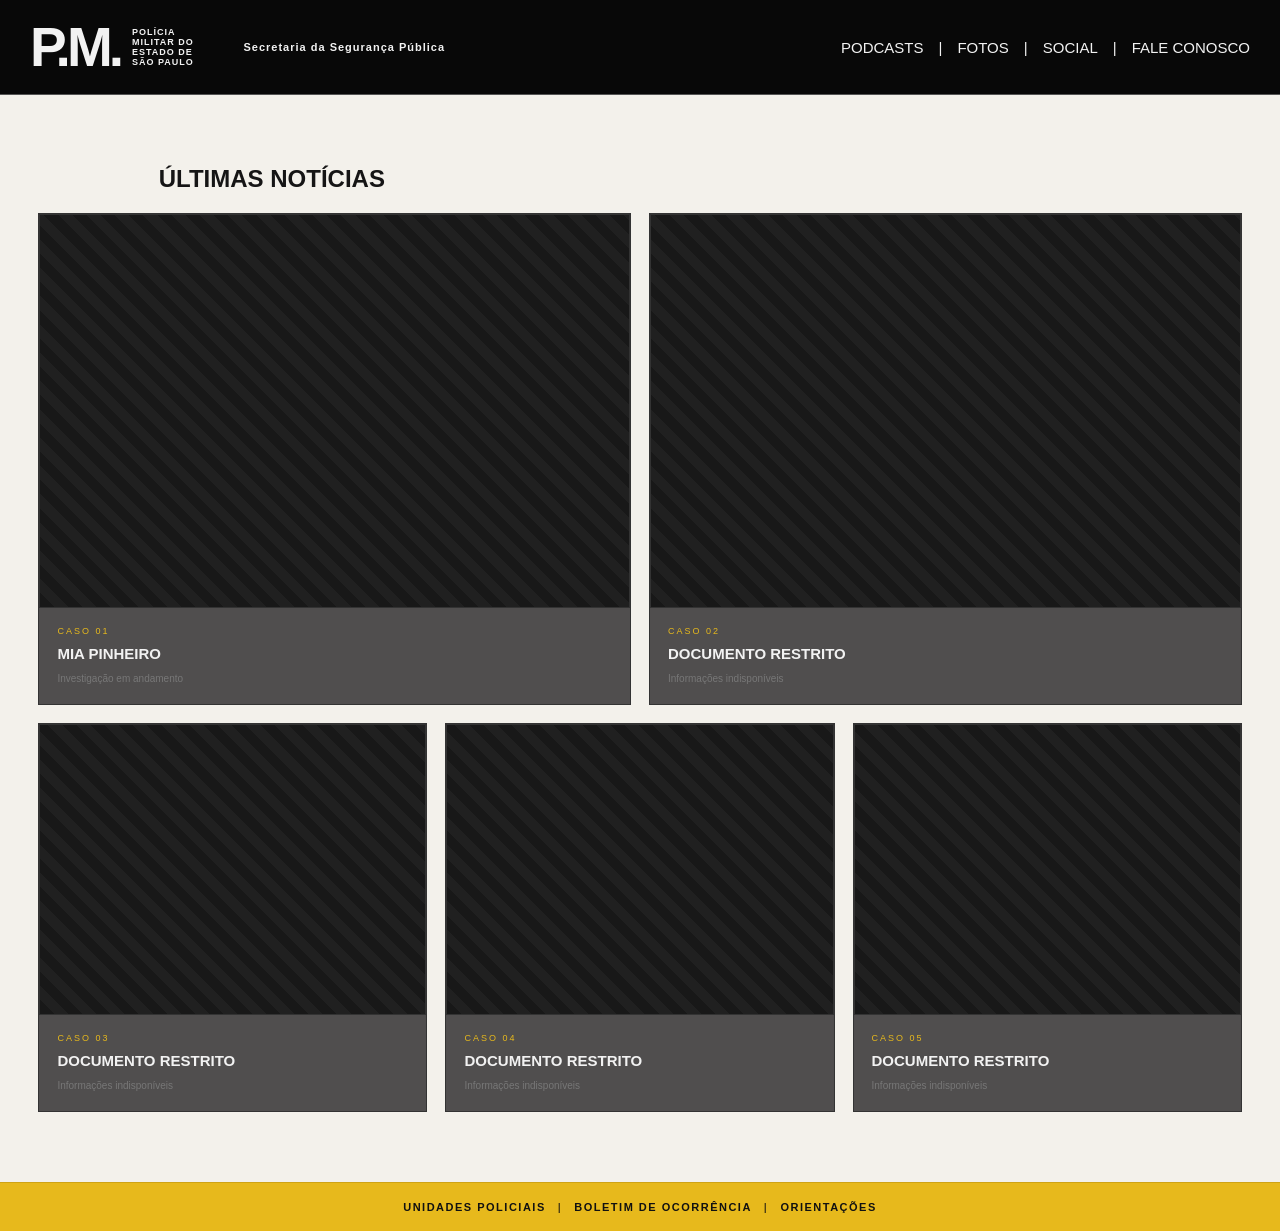
<file: index.html>
<!DOCTYPE html>
<html lang="pt-BR">

<head>
    <meta charset="UTF-8">

    <meta
        name="viewport"
        content="width=device-width, initial-scale=1.0"
    >

    <title>Polícia Militar | Últimas Notícias</title>

    <link
        rel="stylesheet"
        href="css/style.css"
    >
</head>

<body>

    <!-- =====================================
         CABEÇALHO
         ===================================== -->

    <header class="topbar">

        <a
            href="index.html"
            class="brand"
        >

            <span class="brand-pm">
                P.M.
            </span>

            <span class="brand-name">
                POLÍCIA MILITAR DO<br>
                ESTADO DE SÃO PAULO

            </span>

            <span class="brand-owner">
                Secretaria da Segurança Pública
            </span>

        </a>


        <!-- =================================
             MENU PRINCIPAL
             ================================= -->

        <nav class="main-nav">

            <a
                href="pages/404.html"
            >
                PODCASTS
            </a>


            <a>
                |
            </a>


            <a href="pages/404.html"
            >
                FOTOS
            </a>


            <a>
                |
            </a>


            <a
                href="pages/404.html"
            >
                SOCIAL
            </a>


            <a>
                |
            </a>


            <a
                href="pages/404.html"
            >
                FALE CONOSCO
            </a>

        </nav>

    </header>


    <!-- =====================================
         CONTEÚDO PRINCIPAL
         ===================================== -->

    <main>


        <!-- =================================
             CASOS EM DESTAQUE
             ================================= -->

        <section
            id="noticias"
            class="cases-section"
        >

            <div class="section-heading">

                <h1>
                    ÚLTIMAS NOTÍCIAS
                </h1>

            </div>


            <div class="cases-grid">


                <!-- =================================
                     CASO 01
                     ================================= -->

                <article class="case-card">

                    <a
                        href="pages/mia.html"
                        class="case-link"
                    >

                        <div class="case-image">

                            <div class="image-placeholder">

                                <span class="placeholder-number">
                                    01
                                </span>

                                <span class="placeholder-text">
                                    FOTO
                                </span>

                            </div>

                        </div>


                        <div class="case-info">

                            <span class="case-label">
                                CASO 01
                            </span>

                            <h3>
                                MIA PINHEIRO
                            </h3>

                            <p>
                                Investigação em andamento
                            </p>

                        </div>

                    </a>

                </article>



                <!-- =================================
                     CASO 02
                     ================================= -->

                <article class="case-card">

                    <a
                        href="pages/404.html"
                        class="case-link"
                    >

                        <div class="case-image">

                            <div class="image-placeholder">

                                <span class="placeholder-number">
                                    02
                                </span>

                                <span class="placeholder-text">
                                    FOTO
                                </span>

                            </div>

                        </div>


                        <div class="case-info">

                            <span class="case-label">
                                CASO 02
                            </span>

                            <h3>
                                DOCUMENTO RESTRITO
                            </h3>

                            <p>
                                Informações indisponíveis
                            </p>

                        </div>

                    </a>

                </article>



                <!-- =================================
                     CASO 03
                     ================================= -->

                <article class="case-card">

                    <a
                        href="pages/404.html"
                        class="case-link"
                    >

                        <div class="case-image">

                            <div class="image-placeholder">

                                <span class="placeholder-number">
                                    03
                                </span>

                                <span class="placeholder-text">
                                    FOTO
                                </span>

                            </div>

                        </div>


                        <div class="case-info">

                            <span class="case-label">
                                CASO 03
                            </span>

                            <h3>
                                DOCUMENTO RESTRITO
                            </h3>

                            <p>
                                Informações indisponíveis
                            </p>

                        </div>

                    </a>

                </article>



                <!-- =================================
                     CASO 04
                     ================================= -->

                <article class="case-card">

                    <a
                        href="pages/404.html"
                        class="case-link"
                    >

                        <div class="case-image">

                            <div class="image-placeholder">

                                <span class="placeholder-number">
                                    04
                                </span>

                                <span class="placeholder-text">
                                    FOTO
                                </span>

                            </div>

                        </div>


                        <div class="case-info">

                            <span class="case-label">
                                CASO 04
                            </span>

                            <h3>
                                DOCUMENTO RESTRITO
                            </h3>

                            <p>
                                Informações indisponíveis
                            </p>

                        </div>

                    </a>

                </article>



                <!-- =================================
                     CASO 05
                     ================================= -->

                <article class="case-card">

                    <a
                        href="pages/404.html"
                        class="case-link"
                    >

                        <div class="case-image">

                            <div class="image-placeholder">

                                <span class="placeholder-number">
                                    05
                                </span>

                                <span class="placeholder-text">
                                    FOTO
                                </span>

                            </div>

                        </div>


                        <div class="case-info">

                            <span class="case-label">
                                CASO 05
                            </span>

                            <h3>
                                DOCUMENTO RESTRITO
                            </h3>

                            <p>
                                Informações indisponíveis
                            </p>

                        </div>

                    </a>

                </article>


            </div>

        </section>


    </main>



    <!-- =====================================
         RODAPÉ
         ===================================== -->

    <footer class="site-footer">
        <nav class="footer-nav" aria-label="Menu do rodapé">
            <a href="pages/404.html">UNIDADES POLICIAIS</a>
            <span>|</span>
            <a href="pages/404.html">BOLETIM DE OCORRÊNCIA</a>
            <span>|</span>
            <a href="pages/404.html">ORIENTAÇÕES</a>
        </nav>
    </footer>

    <script src="js/script.js"></script>

</body>

</html>
</file>
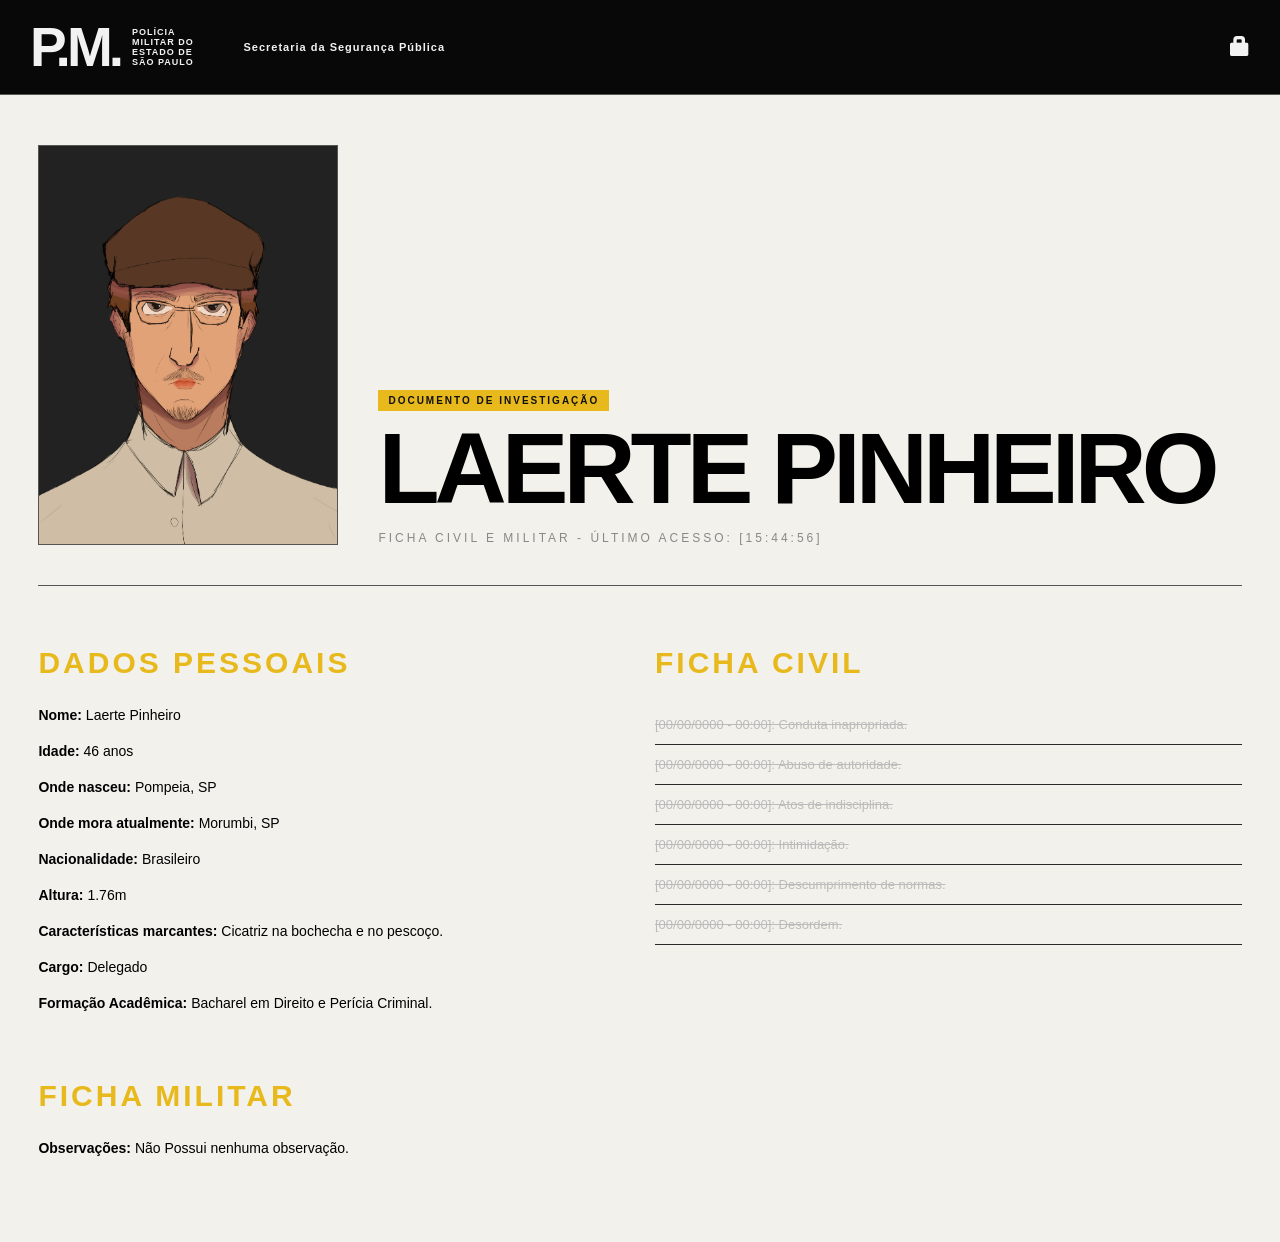
<file: pages/laerte.html>
<!DOCTYPE html>
<html lang="pt-BR">

<head>
    <meta charset="UTF-8">
    <meta name="viewport" content="width=device-width, initial-scale=1.0">

    <title>PM | Laerte Pinheiro</title>

    <link rel="stylesheet" href="../css/style.css">
</head>

<body>

    <header class="topbar">
        <a
            href="../index.html"
            class="brand"
        >
        
            <span class="brand-pm">
                P.M.
            </span>

            <span class="brand-name">
                POLÍCIA MILITAR DO<br>
                ESTADO DE SÃO PAULO

            </span>

            <span class="brand-owner">
                Secretaria da Segurança Pública
            </span>

        </a>
        

        <nav>
            <a href="login.html">
                <i class="icons lock-icon"></i>
            </a>
        </nav>

    </header>


    <main class="case-page">

        <section class="case-header">

            <div class="case-photo">
                <img
                    src="../assets/images/Laerte-Cabeca_3x4-Colorido.jpg"
                    alt="Fotografia de Laerte Pinheiro"
                >
            </div>

            <div class="case-title">

                <span class="classified">
                    DOCUMENTO DE INVESTIGAÇÃO
                </span>

                <h1>LAERTE PINHEIRO</h1>

                <p id="current-time">
                    FICHA CIVIL E MILITAR 
                </p>

            </div>

        </section>


        <section class="case-content">

            <article class="profile">

                <h2>DADOS PESSOAIS</h2>

                <p>
                    <strong>Nome:</strong>
                    Laerte Pinheiro
                </p>

                <p>
                    <strong>Idade:</strong>
                    46 anos
                </p>

                <p>
                    <strong>Onde nasceu:</strong>
                    Pompeia, SP
                </p>

                <p>
                    <strong>Onde mora atualmente:</strong>
                    Morumbi, SP
                </p>

                <p>
                    <strong>Nacionalidade:</strong>
                    Brasileiro
                </p>

                <p>
                    <strong>Altura:</strong>
                    1.76m
                </p>

                <p>
                    <strong>Características marcantes:</strong>
                    Cicatriz na bochecha e no pescoço.
                </p>

                <p>
                    <strong>Cargo:</strong>
                    Delegado
                </p>

                <p>
                    <strong>Formação Acadêmica:</strong>
                    Bacharel em Direito e Perícia Criminal.
                </p>

            </article>


            <article class="civil-record">

                <h2>FICHA CIVIL</h2>

                <ul>

                    <li>
                        [00/00/0000 - 00:00]:
                        Conduta inapropriada.
                    </li>

                    <li>
                        [00/00/0000 - 00:00]:
                        Abuso de autoridade.
                    </li>

                    <li>
                        [00/00/0000 - 00:00]:
                        Atos de indisciplina.
                    </li>

                    <li>
                        [00/00/0000 - 00:00]:
                        Intimidação.
                    </li>

                    <li>
                        [00/00/0000 - 00:00]:
                        Descumprimento de normas.
                    </li>

                    <li>
                        [00/00/0000 - 00:00]:
                        Desordem.
                    </li>

                </ul>

            </article>


            <article class="military-record">

                <h2>FICHA MILITAR</h2>

                <p>
                    <strong>Observações:</strong>
                    Não Possui nenhuma observação.
                </p>

            </article>


            <!---<section class="system-access">

                <h2>ACESSO AO SISTEMA</h2>

                <p>
                    <strong>Acesso ao Sistema:</strong>
                    <span id="currentDate"></span>
                </p>

                <div class="access-fields">

                    <label>
                        ID
                        <input type="text">
                    </label>

                    <label>
                        SENHA
                        <input type="password">
                    </label>

                </div>

            </section> --->

        </section>

    </main>

    <script src="../js/script.js"></script>

</body>

</html>
```
</file>
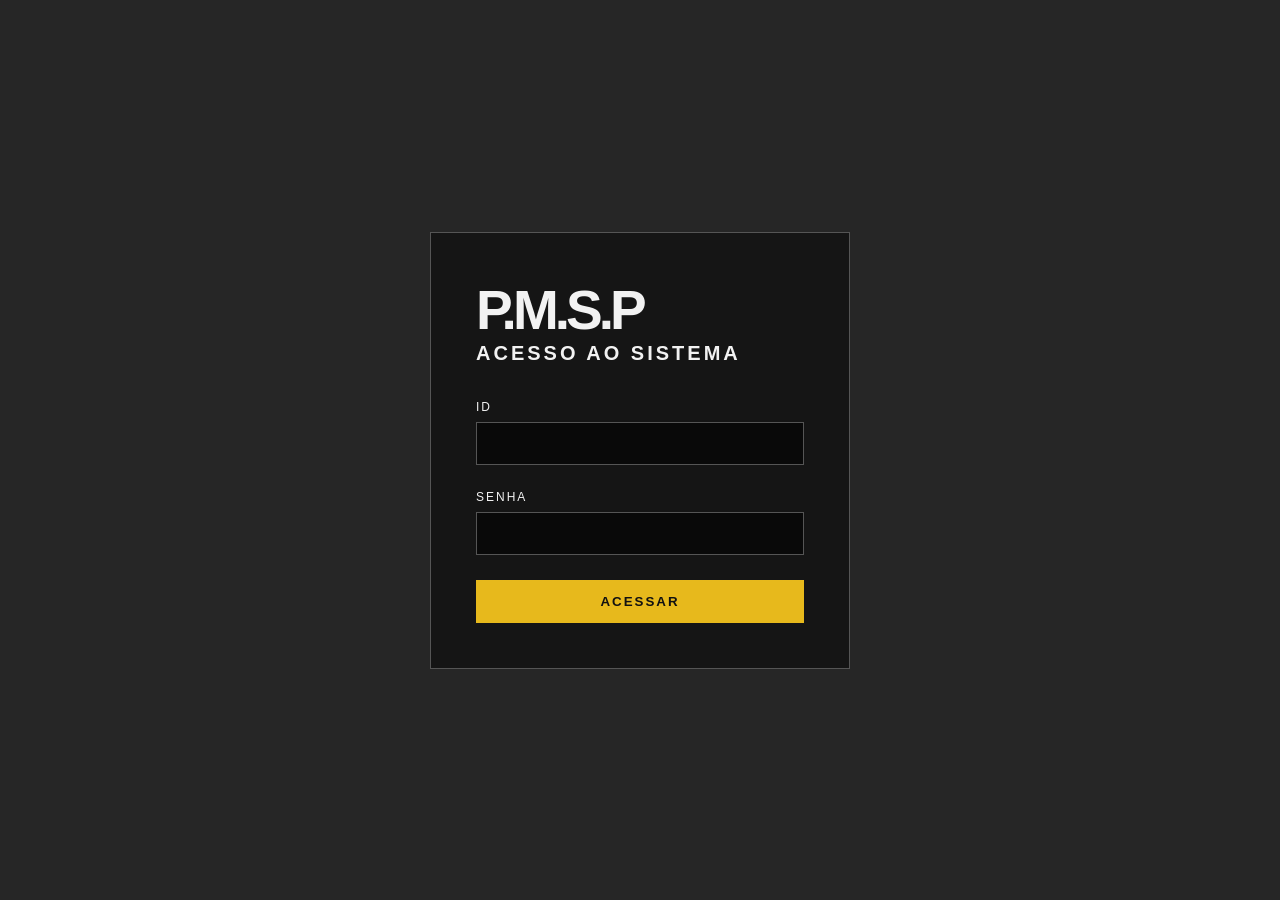
<file: pages/login.html>
<!DOCTYPE html>
<html lang="pt-BR">

<head>
    <meta charset="UTF-8">
    <meta name="viewport" content="width=device-width, initial-scale=1.0">

    <title>PM | Acesso ao Sistema</title>

    <link rel="stylesheet" href="../css/style.css">
</head>

<body class="login-page">

    <main class="login-container">

        <section class="login-box">

             <span class="brand-pm">
                P.M.S.P
            </span>

            <h1>ACESSO AO SISTEMA</h1>

            <form id="loginForm">

                <div class="input-group">
                    <label for="id">ID</label>
                    <input
                        type="text"
                        id="id"
                        name="id"
                        autocomplete="off"
                    >
                </div>

                <div class="input-group">
                    <label for="senha">SENHA</label>
                    <input
                        type="password"
                        id="senha"
                        name="senha"
                    >
                </div>

                <button type="submit" onClick="onAcess(event)">
                    ACESSAR
                </button>

            </form>

            <p id="login-error" class="login-error">
                ID ou senha incorretos.
            </p>

        </section>

    </main>

    <script src="../js/script.js"></script>

</body>

</html>
</file>
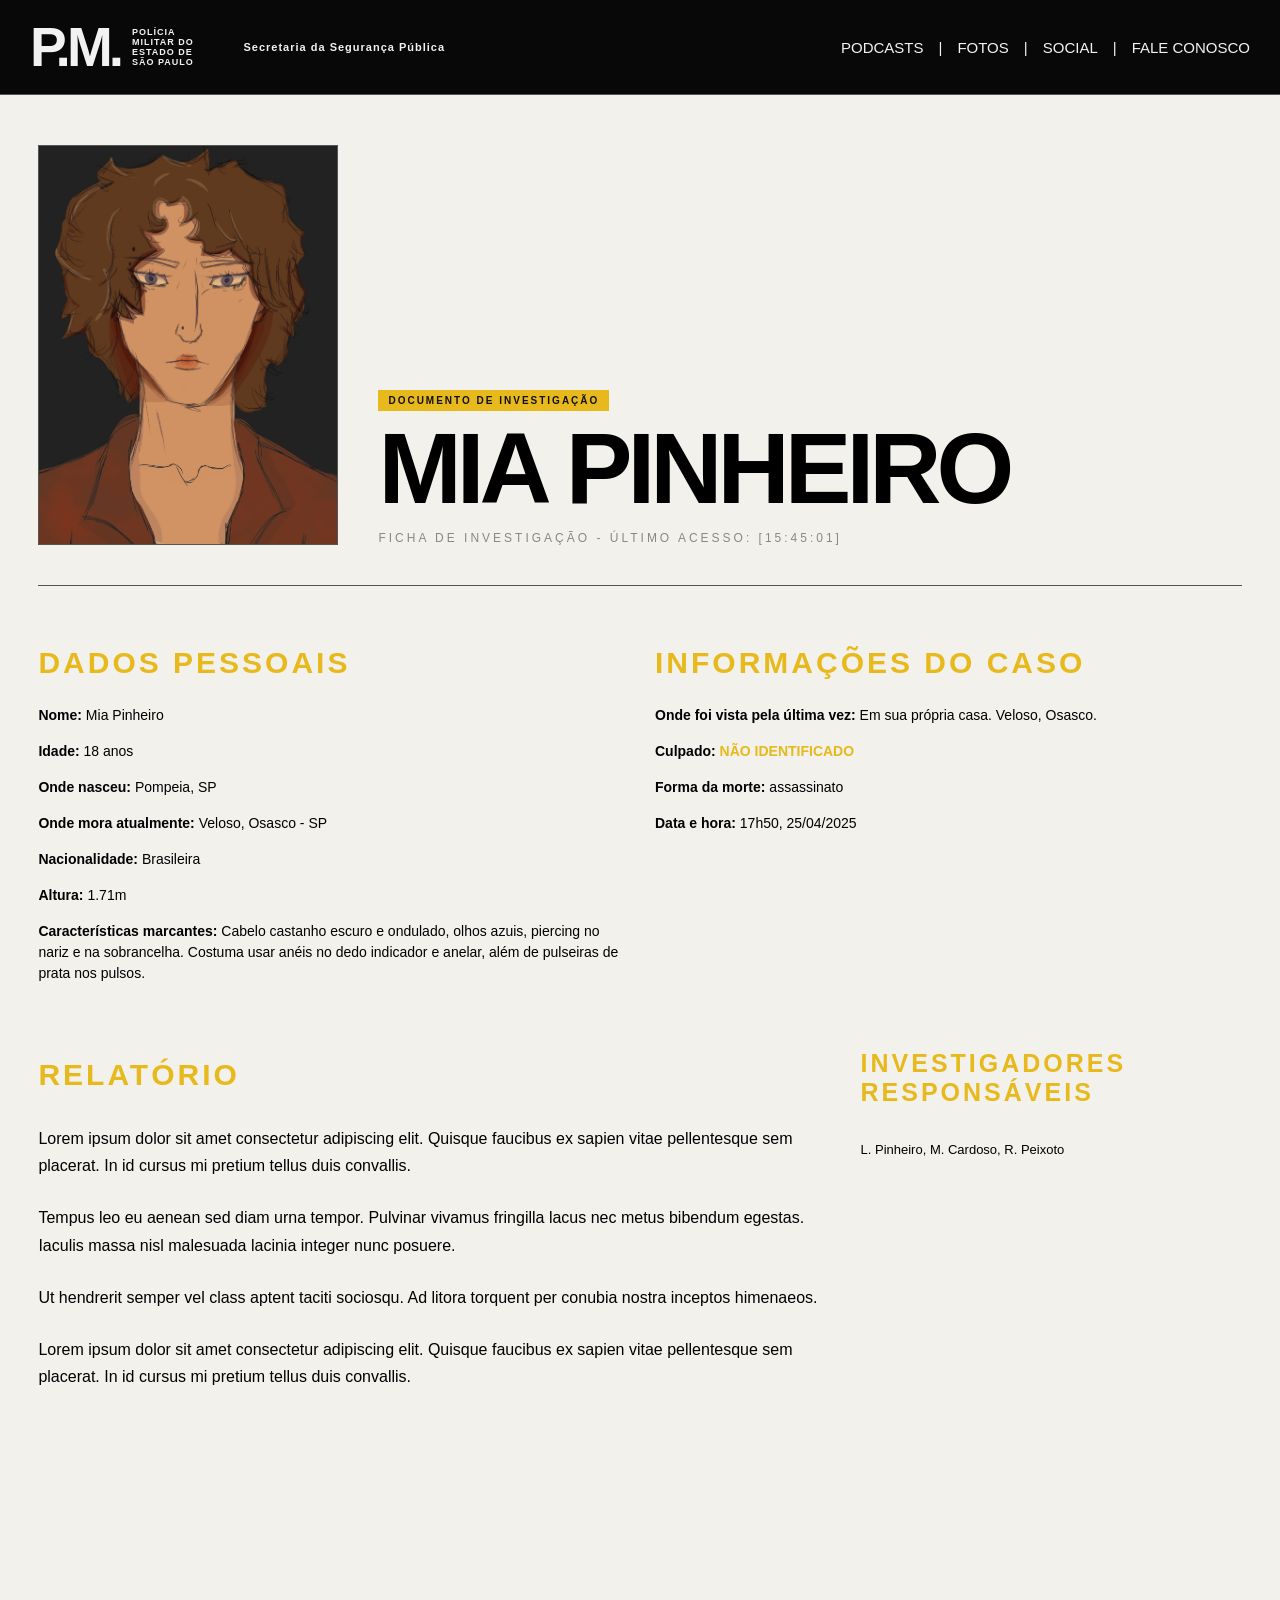
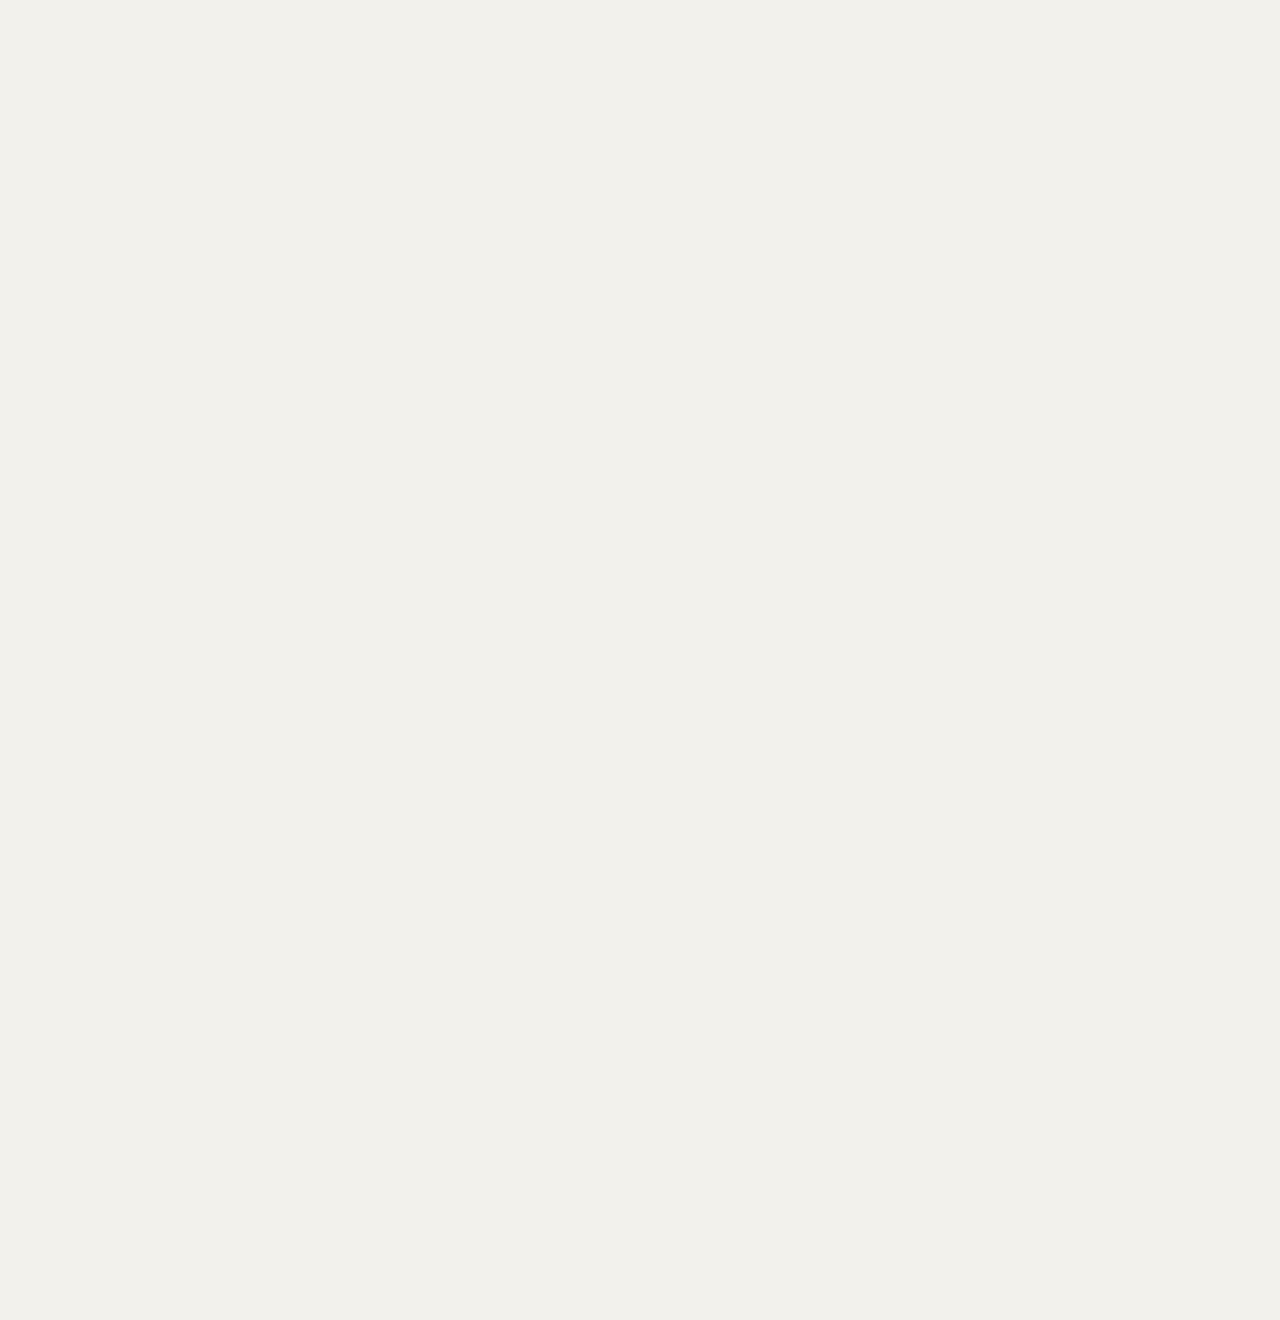
<file: pages/mia.html>
<!DOCTYPE html>
<html lang="pt-BR">

<head>
    <meta charset="UTF-8">
    <meta name="viewport" content="width=device-width, initial-scale=1.0">

    <title>PM | Caso Mia Pinheiro</title>

    <link rel="stylesheet" href="../css/style.css">
</head>

<body>

    <!-- =====================================
         CABEÇALHO
         ===================================== -->

    <header class="topbar">

        <a
            href="../index.html"
            class="brand"
        >

            <span class="brand-pm">
                P.M.
            </span>

            <span class="brand-name">
                POLÍCIA MILITAR DO<br>
                ESTADO DE SÃO PAULO

            </span>

            <span class="brand-owner">
                Secretaria da Segurança Pública
            </span>

        </a>

        <nav>
            <a href="#">PODCASTS</a>
            <a>|</a>
            <a href="#">FOTOS</a>
            <a>|</a>
            <a href="#">SOCIAL</a>
            <a>|</a>
            <a href="#">FALE CONOSCO</a>
        </nav>

    </header>

    <main class="case-page">

        <section class="case-header">

            <div class="case-photo">
                <img
                    src="../assets/images/Mia-Cabeca_3x4-Colorido.jpg"
                    alt="Fotografia de Mia Pinheiro"
                >
            </div>

            <div class="case-title">

                <span class="classified">
                    DOCUMENTO DE INVESTIGAÇÃO
                </span>

                <h1>MIA PINHEIRO</h1>

                <p id="current-time">
                    FICHA DE INVESTIGAÇÃO
                </p>

            </div>

        </section>


        <section class="case-content">

            <article class="profile">

                <h2>DADOS PESSOAIS</h2>

                <p>
                    <strong>Nome:</strong>
                    Mia Pinheiro
                </p>

                <p>
                    <strong>Idade:</strong>
                    18 anos
                </p>

                <p>
                    <strong>Onde nasceu:</strong>
                    Pompeia, SP
                </p>

                <p>
                    <strong>Onde mora atualmente:</strong>
                    Veloso, Osasco - SP
                </p>

                <p>
                    <strong>Nacionalidade:</strong>
                    Brasileira
                </p>

                <p>
                    <strong>Altura:</strong>
                    1.71m
                </p>

                <p>
                    <strong>Características marcantes:</strong>
                    Cabelo castanho escuro e ondulado, olhos azuis,
                    piercing no nariz e na sobrancelha. Costuma usar
                    anéis no dedo indicador e anelar, além de pulseiras
                    de prata nos pulsos.
                </p>

            </article>


            <article class="investigation">

                <h2>INFORMAÇÕES DO CASO</h2>

                <p>
                    <strong>Onde foi vista pela última vez:</strong>
                    Em sua própria casa. Veloso, Osasco.
                </p>

                <p>
                    <strong>Culpado:</strong>
                    <span class="classified-value">NÃO IDENTIFICADO</span>
                </p>

                <p>
                    <strong>Forma da morte:</strong>
                    assassinato
                </p>

                <p>
                    <strong>Data e hora:</strong>
                    17h50, 25/04/2025
                </p>

            </article>


            <article class="case-text">

                <h2>RELATÓRIO</h2>

                <p>
                    Lorem ipsum dolor sit amet consectetur adipiscing elit.
                    Quisque faucibus ex sapien vitae pellentesque sem placerat.
                    In id cursus mi pretium tellus duis convallis.
                </p>

                <p>
                    Tempus leo eu aenean sed diam urna tempor.
                    Pulvinar vivamus fringilla lacus nec metus bibendum egestas.
                    Iaculis massa nisl malesuada lacinia integer nunc posuere.
                </p>

                <p>
                    Ut hendrerit semper vel class aptent taciti sociosqu.
                    Ad litora torquent per conubia nostra inceptos himenaeos.
                </p>

                <p>
                    Lorem ipsum dolor sit amet consectetur adipiscing elit.
                    Quisque faucibus ex sapien vitae pellentesque sem placerat.
                    In id cursus mi pretium tellus duis convallis.
                </p>

            </article>


            <article class="investigators">

                <h2>INVESTIGADORES RESPONSÁVEIS</h2>

                <p>
                    <a href="laerte.html">L. Pinheiro</a>, M. Cardoso, R. Peixoto
                </p>    
            </article>


            <section class="repeated-message">

                <span>Não foi minha culpa.</span>
                <span>Não foi minha culpa.</span>
                <span>Não foi minha culpa.</span>
                <span>Não foi minha culpa.</span>
                <span>Não foi minha culpa.</span>
                <span>Não foi minha culpa.</span>
                <span>Não foi minha culpa.</span>
                <span>Não foi minha culpa.</span>
                <span>Não foi minha culpa.</span>
                <span>Não foi minha culpa.</span>
                <span>Não foi minha culpa.</span>
                <span>Não foi minha culpa.</span>
                <span>Não foi minha culpa.</span>
                <span>Não foi minha culpa.</span>
                <span>Não foi minha culpa.</span>
                <span>Não foi minha culpa.</span>
                <span>Não foi minha culpa.</span>
                <span>Não foi minha culpa.</span>
                <span>Não foi minha culpa.</span>
                <span>Não foi minha culpa.</span>
                <span>Não foi minha culpa.</span>
                <span>Não foi minha culpa.</span>
                <span>Não foi minha culpa.</span>
                <span>Não foi minha culpa.</span>
                <span>Não foi minha culpa.</span>
                <span>Não foi minha culpa.</span>
                <span>Não foi minha culpa.</span>
                <span>Não foi minha culpa.</span>
                <span>Não foi minha culpa.</span>
                <span>Não foi minha culpa.</span>
                <span>Não foi minha culpa.</span>
                <span>Não foi minha culpa.</span>
                <span>Não foi minha culpa.</span>
                <span>Não foi minha culpa.</span>
                <span>Não foi minha culpa.</span>
                <span>Não foi minha culpa.</span>
                <span>Não foi minha culpa.</span>
                <span>Não foi minha culpa.</span>
                <span>Não foi minha culpa.</span>
                <span>Não foi minha culpa.</span>
                <span>Não foi minha culpa.</span>
                <span>Não foi minha culpa.</span>
                <span>Não foi minha culpa.</span>
                <span>Não foi minha culpa.</span>
                <span>Não foi minha culpa.</span>
                <span>Não foi minha culpa.</span>
                <span>Não foi minha culpa.</span>
                <span>Não foi minha culpa.</span>
                <span>Não foi minha culpa.</span>
                <span>Não foi minha culpa.</span>
                <span>Não foi minha culpa.</span>
                <span>Não foi minha culpa.</span>
                <span>Não foi minha culpa.</span>
                <span>Não foi minha culpa.</span>
                <span>Não foi minha culpa.</span>
                <span>Não foi minha culpa.</span>
                <span>Não foi minha culpa.</span>
                <span>Não foi minha culpa.</span>
                <span>Não foi minha culpa.</span>
                <span>Não foi minha culpa.</span>
                <span>Não foi minha culpa.</span>
                <span>Não foi minha culpa.</span>
                <span>Não foi minha culpa.</span>
                <span>Não foi minha culpa.</span>
                <span>Não foi minha culpa.</span>
                <span>Não foi minha culpa.</span>
                <span>Não foi minha culpa.</span>
                <span>Não foi minha culpa.</span>
                <span>Não foi minha culpa.</span>
                <span>Não foi minha culpa.</span>
                <span>Não foi minha culpa.</span>
                <span>Não foi minha culpa.</span>
                <span>Não foi minha culpa.</span>
                <span>Não foi minha culpa.</span>
                <span>Não foi minha culpa.</span>
                <span>Não foi minha culpa.</span>
                <span>Não foi minha culpa.</span>
                <span>Não foi minha culpa.</span>
                <span>Não foi minha culpa.</span>
                <span>Não foi minha culpa.</span>
                <span>Não foi minha culpa.</span>
                <span>Não foi minha culpa.</span>
                <span>Não foi minha culpa.</span>
                <span>Não foi minha culpa.</span>
                <span>Não foi minha culpa.</span>
                <span>Não foi minha culpa.</span>
                <span>Não foi minha culpa.</span>
                <span>Não foi minha culpa.</span>
                <span>Não foi minha culpa.</span>
                <span>Não foi minha culpa.</span>
                <span>Não foi minha culpa.</span>
                <span>Não foi minha culpa.</span>
                <span>Não foi minha culpa.</span>
                <span>Não foi minha culpa.</span>
                <span>Não foi minha culpa.</span>
                <span>Não foi minha culpa.</span>
                <span>Não foi minha culpa.</span>
                <span>Não foi minha culpa.</span>
                <span>Não foi minha culpa.</span>
                <span>Não foi minha culpa.</span>
                <span>Não foi minha culpa.</span>
                <span>Não foi minha culpa.</span>
                <span>Não foi minha culpa.</span>
                <span>Não foi minha culpa.</span>
                <span>Não foi minha culpa.</span>
                <span>Não foi minha culpa.</span>
                <span>Não foi minha culpa.</span>
                <span>Não foi minha culpa.</span>
                <span>Não foi minha culpa.</span>
                <span>Não foi minha culpa.</span>
                <span>Não foi minha culpa.</span>
                <span>Não foi minha culpa.</span>
                <span>Não foi minha culpa.</span>
                <span>Não foi minha culpa.</span>
                <span>Não foi minha culpa.</span>
                <span>Não foi minha culpa.</span>
                <span>Não foi minha culpa.</span>
                <span>Não foi minha culpa.</span>
                <span>Não foi minha culpa.</span>
                <span>Não foi minha culpa.</span>
                <span>Não foi minha culpa.</span>
                <span>Não foi minha culpa.</span>
                <span>Não foi minha culpa.</span>
                <span>Não foi minha culpa.</span>
                <span>Não foi minha culpa.</span>
                <span>Não foi minha culpa.</span>
                <span>Não foi minha culpa.</span>
                <span>Não foi minha culpa.</span>
                <span>Não foi minha culpa.</span>
                <span>Não foi minha culpa.</span>
                <span>Não foi minha culpa.</span>
                <span>Não foi minha culpa.</span>
                <span>Não foi minha culpa.</span>
                <span>Não foi minha culpa.</span>
                <span>Não foi minha culpa.</span>   
                <span>Não foi minha culpa.</span>
                <span>Não foi minha culpa.</span>
                <span>Não foi minha culpa.</span>
                <span>Não foi minha culpa.</span>
                <span>Não foi minha culpa.</span>
                <span>Não foi minha culpa.</span>
                <span>Não foi minha culpa.</span>
                <span>Não foi minha culpa.</span>
                <span>Não foi minha culpa.</span>
                <span>Não foi minha culpa.</span>
                <span>Não foi minha culpa.</span>
                <span>Não foi minha culpa.</span>
                <span>Não foi minha culpa.</span>
                <span>Não foi minha culpa.</span>
                <span>Não foi minha culpa.</span>
                <span>Não foi minha culpa.</span>
                <span>Não foi minha culpa.</span>
                <span>Não foi minha culpa.</span>
                <span>Não foi minha culpa.</span>
                <span>Não foi minha culpa.</span>
                <span>Não foi minha culpa.</span>
                <span>Não foi minha culpa.</span>
                <span>Não foi minha culpa.</span>
                <span>Não foi minha culpa.</span>
                <span>Não foi minha culpa.</span>
                <span>Não foi minha culpa.</span>
                <span>Não foi minha culpa.</span>
                <span>Não foi minha culpa.</span>
                <span>Não foi minha culpa.</span>
                <span>Não foi minha culpa.</span>
                <span>Não foi minha culpa.</span>
                <span>Não foi minha culpa.</span>
                <span>Não foi minha culpa.</span>
                <span>Não foi minha culpa.</span>
                <span>Não foi minha culpa.</span>
                <span>Não foi minha culpa.</span>
                <span>Não foi minha culpa.</span>
                <span>Não foi minha culpa.</span>
                <span>Não foi minha culpa.</span>
                <span>Não foi minha culpa.</span>
                <span>Não foi minha culpa.</span>
                <span>Não foi minha culpa.</span>
                <span>Não foi minha culpa.</span>
                <span>Não foi minha culpa.</span>
                <span>Não foi minha culpa.</span>
                <span>Não foi minha culpa.</span>
                <span>Não foi minha culpa.</span>
                <span>Não foi minha culpa.</span>
                <span>Não foi minha culpa.</span>
                <span>Não foi minha culpa.</span>
                <span>Não foi minha culpa.</span>
                <span>Não foi minha culpa.</span>
                <span>Não foi minha culpa.</span>
                <span>Não foi minha culpa.</span>
                <span>Não foi minha culpa.</span>
                <span>Não foi minha culpa.</span>
                <span>Não foi minha culpa.</span>
                <span>Não foi minha culpa.</span>
                <span>Não foi minha culpa.</span>
                <span>Não foi minha culpa.</span>
                <span>Não foi minha culpa.</span>
                <span>Não foi minha culpa.</span>
                <span>Não foi minha culpa.</span>
                <span>Não foi minha culpa.</span>
                <span>Não foi minha culpa.</span>
                <span>Não foi minha culpa.</span>
                <span>Não foi minha culpa.</span>
                <span>Não foi minha culpa.</span>
                <span>Não foi minha culpa.</span>
                <span>Não foi minha culpa.</span>
                <span>Não foi minha culpa.</span>
                <span>Não foi minha culpa.</span>
                <span>Não foi minha culpa.</span>
                <span>Não foi minha culpa.</span>
                <span>Não foi minha culpa.</span>
                <span>Não foi minha culpa.</span>
                <span>Não foi minha culpa.</span>
                <span>Não foi minha culpa.</span>
                <span>Não foi minha culpa.</span>
                <span>Não foi minha culpa.</span>
                <span>Não foi minha culpa.</span>
                <span>Não foi minha culpa.</span>
                <span>Não foi minha culpa.</span>
                <span>Não foi minha culpa.</span>
                <span>Não foi minha culpa.</span>
                <span>Não foi minha culpa.</span>
                <span>Não foi minha culpa.</span>
                <span>Não foi minha culpa.</span>
                <span>Não foi minha culpa.</span>
                <span>Não foi minha culpa.</span>
                <span>Não foi minha culpa.</span>
                <span>Não foi minha culpa.</span>
                <span>Não foi minha culpa.</span>
                <span>Não foi minha culpa.</span>
                <span>Não foi minha culpa.</span>
                <span>Não foi minha culpa.</span>
                <span>Não foi minha culpa.</span>
                <span>Não foi minha culpa.</span>
                <span>Não foi minha culpa.</span>
                <span>Não foi minha culpa.</span>
                <span>Não foi minha culpa.</span>
                <span>Não foi minha culpa.</span>
                <span>Não foi minha culpa.</span>
                <span>Não foi minha culpa.</span>
                <span>Não foi minha culpa.</span>
                <span>Não foi minha culpa.</span>
                <span>Não foi minha culpa.</span>
                <span>Não foi minha culpa.</span>
                <span>Não foi minha culpa.</span>
                <span>Não foi minha culpa.</span>
                <span>Não foi minha culpa.</span>
                <span>Não foi minha culpa.</span>
                <span>Não foi minha culpa.</span>
                <span>Não foi minha culpa.</span>
                <span>Não foi minha culpa.</span>
                <span>Não foi minha culpa.</span>
                <span>Não foi minha culpa.</span>
                <span>Não foi minha culpa.</span>
                <span>Não foi minha culpa.</span>
                <span>Não foi minha culpa.</span>
                <span>Não foi minha culpa.</span>
                <span>Não foi minha culpa.</span>
                <span>Não foi minha culpa.</span>
                <span>Não foi minha culpa.</span>
                <span>Não foi minha culpa.</span>
                <span>Não foi minha culpa.</span>
                <span>Não foi minha culpa.</span>
                <span>Não foi minha culpa.</span>
                <span>Não foi minha culpa.</span>
                <span>Não foi minha culpa.</span>
                <span>Não foi minha culpa.</span>
                <span>Não foi minha culpa.</span>
                <span>Não foi minha culpa.</span>
                <span>Não foi minha culpa.</span>
                <span>Não foi minha culpa.</span>   

            </section>

        </section>

    </main>

    <script src="../js/script.js"></script>

</body>

</html>
</file>
<file: css/style.css>
/* =========================================
   SILENTIUM
   CSS PRINCIPAL
   ========================================= */

* {
    margin: 0;
    padding: 0;
    box-sizing: border-box;
}

@font-face {
  font-family: 'glyphicons-halflings';
  src: url('../assets/icons/glyphicons-halflings-regular.woff') format('woff');
  font-weight: normal;
  font-style: normal;
}

.icons {
    font-family: 'glyphicons-halflings';
    font-style: normal;
    font-weight: normal;
    display: inline-block;
    line-height: 1;
    -webkit-font-smoothing: antialiased;
    -moz-osx-font-smoothing: grayscale;
}

:root {
    --background: #f3f1eb;
    --dark: #151515;
    --gray: #555555;
    --light-gray: #cfcfcf;
    --white: #f2f2f2;

    --yellow: #e7b91c;
    --red: #8b1515;

    --border: #333;
}

html {
    scroll-behavior: smooth;
}

body {
    background: var(--background);
    color: var(--white);
    font-family:
        Arial,
        Helvetica,
        sans-serif;

    min-height: 100vh;
}


/* =========================================
   LINKS
   ========================================= */

a {
    color: inherit;
    text-decoration: none;
}


/* =========================================
   LOGIN
   ========================================= */

.login-page {
    min-height: 100vh;

    display: flex;
    justify-content: center;
    align-items: center;
    background-color: rgba(0, 0, 0, 0.85);

    /*
    background:
        linear-gradient(
            rgba(0, 0, 0, 0.85),
            rgba(0, 0, 0, 0.95)
        );*/
}

.login-container {
    width: min(90%, 420px);
}

.login-box {
    border: 1px solid var(--gray);

    padding: 45px;

    background: var(--dark);

    /*
    box-shadow:
        0 0 0 5px #111,
        0 0 40px rgba(0, 0, 0, 0.8);*/
}

.pm-logo {
    font-size: 60px;
    font-weight: 900;

    letter-spacing: -5px;

    margin-bottom: 30px;
}

.login-box h1 {
    font-size: 20px;
    letter-spacing: 3px;

    margin-bottom: 35px;
}

.input-group {
    margin-bottom: 25px;
}

.input-group label {
    display: block;

    font-size: 12px;
    letter-spacing: 2px;

    margin-bottom: 8px;
}

.input-group input {
    width: 100%;

    padding: 13px;

    background: #090909;

    border: 1px solid var(--gray);

    color: white;

    outline: none;
}

.input-group input:focus {
    border-color: var(--yellow);
}

.login-box button {
    width: 100%;

    padding: 14px;

    background: var(--yellow);

    color: #111;

    border: none;

    font-weight: bold;

    letter-spacing: 2px;

    cursor: pointer;
}

.login-box button:hover {
    filter: brightness(0.85);
}

.login-error {
    display: none;
    
    color: #ff3333; 
    
    margin-top: 15px;

    font-size: 0.9rem;
    
    text-align: center;
}


/* =========================================
   HEADER
   ========================================= */

.topbar {
    background: #080808;
    color: #f2f2f2;
    border-bottom: 1px solid var(--gray);
    min-height: 90px;
    padding: 15px 30px;
    display: flex;
    align-items: center;
    justify-content: space-between;
    gap: 40px;
}

.brand {
    display: flex;
    align-items: center;
    justify-content: center;
    gap: 12px;

    min-width: 180px;

    font-size: 11px;
    font-weight: bold;

    letter-spacing: 1px;
}

.brand-pm {
    font-size: 55px;
    font-weight: 900;

    letter-spacing: -4px;
}

.brand-name {
    font-size: 9px;
    font-weight: 900;

    letter-spacing: 1px;
}

.brand-owner {
    text-align: center;
    justify-self: center;
    width: 100%;
    font-size: 11px;
    font-weight: bold;
    letter-spacing: 1px;
}

.topbar nav {
    display: flex;

    flex-wrap: wrap;

    gap: 15px;
}

.topbar nav a {
    color: #f2f2f2;
    font-size: 15px;

    transition: color 0.2s;
}

.topbar nav a:hover {
    color: var(--yellow);
}

.lock-icon::before {
  content: "\e033";
  font-size: 20px;
}

/* =========================================
   CASE PAGE
   ========================================= */

.case-page {
    width: min(1400px, 94%);

    margin: 0 auto;

    padding: 50px 0;
}

.case-header {
    display: grid;

    grid-template-columns:
        300px 1fr;

    gap: 40px;

    border-bottom: 1px solid var(--gray);

    padding-bottom: 40px;

    margin-bottom: 40px;
}

.case-photo {
    aspect-ratio: 3 / 4;

    background: #222;

    border: 1px solid var(--gray);

    overflow: hidden;
}

.case-photo img {
    width: 100%;
    height: 100%;

    object-fit: cover;

    display: block;
}

.case-title {
    align-self: end;
    color: #000;
}

.classified {
    display: inline-block;

    background: var(--yellow);

    color: #111;

    padding: 5px 10px;

    font-size: 10px;

    font-weight: bold;

    letter-spacing: 2px;

    margin-bottom: 15px;
}

.case-title h1 {
    font-size: clamp(45px, 8vw, 100px);

    line-height: 0.85;

    letter-spacing: -5px;
}

.case-title p {
    margin-top: 20px;

    color: #888;

    letter-spacing: 3px;

    font-size: 12px;
}


/* =========================================
   CONTENT
   ========================================= */

.case-content {
    display: grid;

    grid-template-columns:
        repeat(12, 1fr);

    gap: 30px;
}

.case-content article {
    border-top: none;
    padding-top: 20px;
}

.case-content p strong {
    color: #000;
}

.case-content p {
    color: #000;
}

.case-content h2 {
    font-size: 11px;

    letter-spacing: 3px;

    color: var(--yellow);

    margin-bottom: 25px;
}

.profile {
    grid-column: span 6;
}

.investigation {
    grid-column: span 6;
}

.case-text {
    grid-column: span 8;

    line-height: 1.7;

    color: #bbb;
}

.case-text p {
    margin-bottom: 25px;
}

.case-text h2 {
    font-size: 30px;
}
.investigators {
    grid-column: span 4;
}

.investigators p {
    border-bottom: none;
    padding: 10px 0;
    font-size: 13px;
}

.investigators h2 {
    font-size: 25px;
}

.profile p,
.investigation p,
.military-record p {
    margin-bottom: 15px;

    line-height: 1.5;

    font-size: 14px;
}

.investigation h2 {
    font-size: 30px;
}

.profile h2 {
    font-size: 30px;
}

strong {
    color: white;
}

.classified-value {
    color: var(--yellow);

    font-weight: bold;
}


/* =========================================
   REPEATED MESSAGE
   ========================================= */

.repeated-message {
    grid-column: 1 / -1;

    display: flex;

    flex-wrap: wrap;

    gap: 00px;

    margin-top: 0px;

    padding: 0px 0;

    border-top: none;
    border-bottom: none;

    color: var(--background);

    font-size: clamp(14px, 2vw, 24px);

    font-weight: bold;

    line-height: 1.1;
}


/* =========================================
   LAERTE
   ========================================= */

.civil-record {
    grid-column: span 6;
}

.civil-record ul {
    list-style: none;
}

.civil-record li {
    padding: 12px 0;

    border-bottom: 1px solid #292929;

    font-size: 13px;

    text-decoration: line-through;

    color: #bbb;
}

.civil-record h2 {
    font-size: 30px;
}

.military-record {
    grid-column: span 6;
}

.military-record h2 {
    font-size: 30px;
}

.system-access {
    grid-column: 1 / -1;

    margin-top: 40px;

    border: 1px solid var(--gray);

    padding: 30px;
}

.access-fields {
    display: flex;

    gap: 20px;

    margin-top: 25px;
}

.access-fields label {
    display: flex;

    flex-direction: column;

    gap: 8px;

    font-size: 10px;

    letter-spacing: 2px;
}

.access-fields input {
    background: #080808;

    border: 1px solid var(--gray);

    color: white;

    padding: 10px;
}


/* =========================================
   404
   ========================================= */

.error-page {
    display: flex;

    align-items: center;
    justify-content: center;

    text-align: center;
}

.error-page main {
    width: min(600px, 90%);
}

.error-code {
    font-size: clamp(100px, 25vw, 250px);

    font-weight: 900;

    line-height: 0.8;

    color: var(--yellow);
}

.error-page h1 {
    margin-top: 30px;

    font-size: 20px;

    letter-spacing: 4px;
}

.error-page p {
    margin: 20px 0;

    color: #888;
}

.error-page button {
    border: 1px solid var(--yellow);

    background: transparent;

    color: var(--yellow);

    padding: 12px 25px;

    cursor: pointer;
}


/* =========================================
   RESPONSIVO
   ========================================= */

@media (max-width: 900px) {

    .topbar {
        align-items: flex-start;

        flex-direction: column;
    }

    .case-header {
        grid-template-columns: 1fr;
    }

    .case-photo {
        width: 250px;
    }

    .profile,
    .investigation,
    .case-text,
    .investigators,
    .civil-record,
    .military-record {
        grid-column: 1 / -1;
    }

}

@media (max-width: 600px) {

    .case-page {
        padding: 25px 0;
    }

    .case-title h1 {
        font-size: 48px;
    }

    .login-box {
        padding: 30px;
    }

    .access-fields {
        flex-direction: column;
    }

}

/* =========================================
   CASOS EM DESTAQUE
   ========================================= */

.cases-section {
    width: min(1280px, 94%);
    margin: 0 auto;
    padding: 70px 0;
}

.cases-grid {
    display: grid;
    grid-template-columns: repeat(6, minmax(0, 1fr));
    gap: 18px;
    align-items: center;
}


/* =========================================
   CARD
   ========================================= */

.case-card {
    min-width: 0;
    border: 1px solid #333;
    background: #504e4e;
    transition: transform 0.2s ease, border-color 0.2s ease;
}

.case-card:nth-child(-n + 2) {
    grid-column: span 3;
}

.case-card:nth-child(n + 3) {
    grid-column: span 2;
}

.case-card:hover {
    transform: translateY(-5px);
    border-color: var(--yellow);
}

.case-link {
    display: block;
    height: 100%;
}

.case-image {
    width: 100%;
    aspect-ratio: 4 / 3;
    overflow: hidden;
    background: #202020;
}

.case-card:nth-child(-n + 2) .case-image {
    aspect-ratio: 3 / 2;
}

.placeholder-number {
    font-size: 0px;
}

.placeholder-text {
    font-size: 0px;
}

.image-placeholder {
    width: 100%;
    height: 100%;
    display: flex;
    flex-direction: column;
    align-items: center;
    justify-content: center;
    position: relative;
    background:
        repeating-linear-gradient(
            45deg,
            #181818,
            #181818 10px,
            #202020 10px,
            #202020 20px
        );
    border: 1px solid #333;
}

.case-info {
    padding: 18px;
}

.case-label {
    display: block;

    color: var(--yellow);

    font-size: 9px;

    letter-spacing: 2px;

    margin-bottom: 10px;
}

.case-info h3 {
    font-size: 15px;

    line-height: 1.1;

    margin-bottom: 10px;
}

.case-info p {
    color: #777;

    font-size: 10px;

    line-height: 1.4;
}


/* =========================================
   RESPONSIVO
   ========================================= */

@media (max-width: 1100px) {

    .cases-grid {
        grid-template-columns:
            repeat(3, 1fr);
    }

}


@media (max-width: 700px) {

    .cases-grid {
        grid-template-columns:
            repeat(2, 1fr);
    }

}


@media (max-width: 450px) {

    .cases-grid {
        grid-template-columns:
            1fr;
    }

}

/* =========================================
   FOOTER
   ========================================= */

.site-footer {
    background: var(--yellow);
    color: #111;
    padding: 18px 30px;
    border-top: 1px solid #cfa316;
}

.footer-nav {
    display: flex;
    justify-content: center;
    align-items: center;
    flex-wrap: wrap;
    gap: 12px;

    font-size: 11px;
    font-weight: 700;
    letter-spacing: 1.5px;
}

.footer-nav a {
    color: #111;
    transition: opacity 0.2s ease;
}

.footer-nav a:hover {
    opacity: 0.7;
}

.footer-nav span {
    color: #111;
    opacity: 0.7;
}

.section-heading {
    margin-left: 10%;
    margin-bottom: 20px;
}

.section-heading h1 {
    display: inline-block;
    color: var(--dark);
}

.investigators p a {
    font-weight: inherit ;
    transition: opacity 0.2s ease;
}

.investigators p a:hover {
    opacity: 0.8;
    text-decoration: underline;
}
</file>
